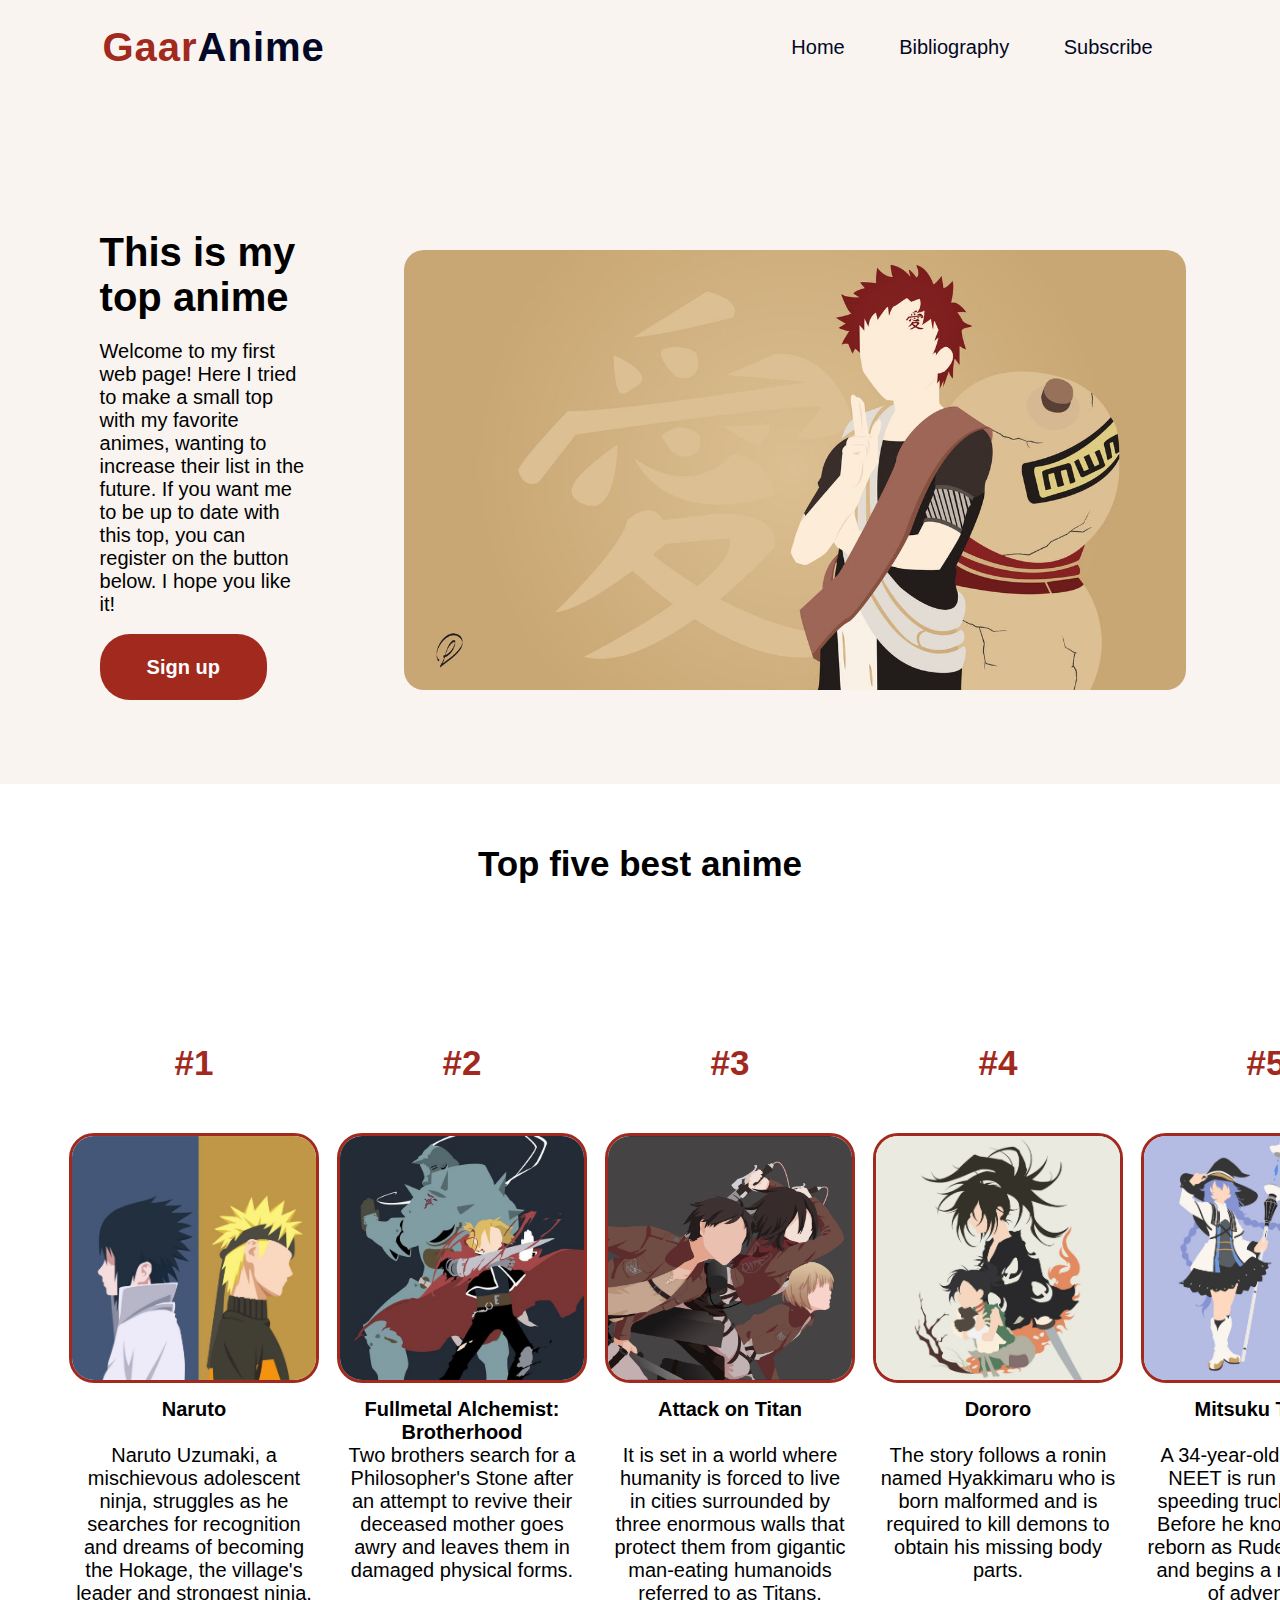
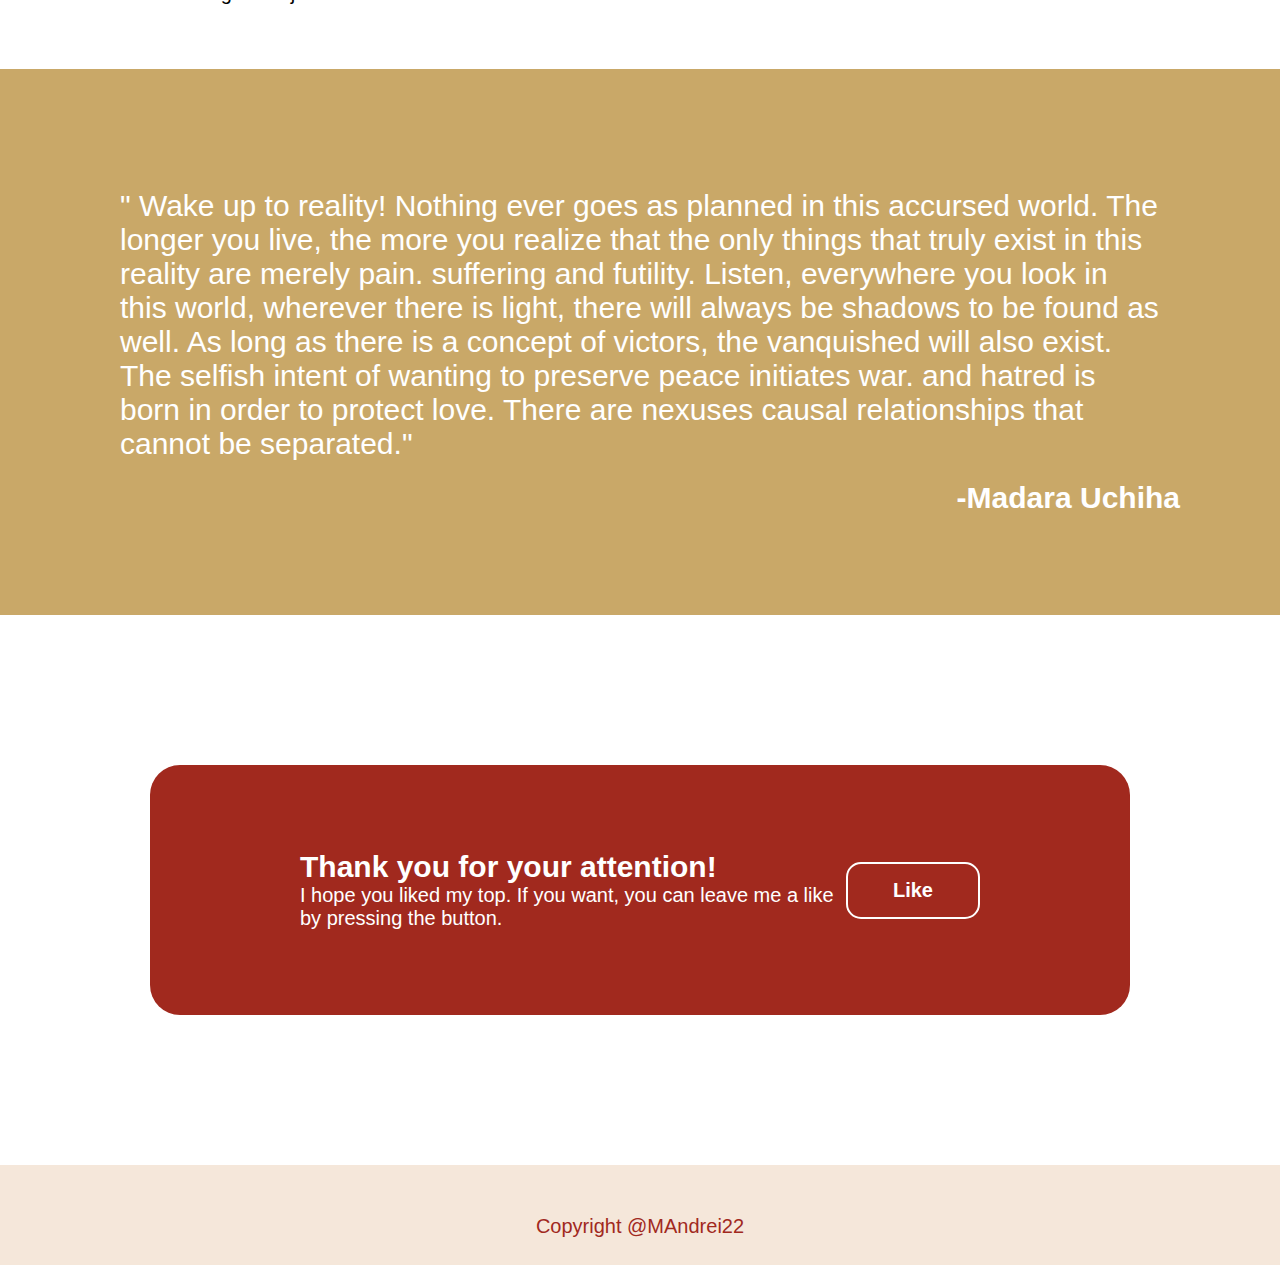
<file: index.html>
<DOCTYPE html>
    <html lang="en">

    <head>
        <meta charset="UTF-8">
        <meta http-equiv="X-UA-Compatible" content="IE=edge">
        <meta name="viewport" content="width=device-width, initial-scale=1.0">
        <title>GaarAnime</title>
        <link rel="stylesheet" href="./style.css">
    </head>

    <body>
        <div class="header">
            <nav>
                <h3 href="./index.html" class="logo"><span>Gaar</span>Anime</h3>
                <ul class="meniu">
                    <li><a href="./index.html">Home</a></li>
                    <li><a href="./Bibliography/Bindex.html">Bibliography</a></li>
                    <li><a href="https://www.youtube.com/watch?v=dQw4w9WgXcQ">Subscribe</a></li>
                </ul>
            </nav>
        </div>
        <div class="hero">
            <div class="herotxt">
                <h2 class="titletext">This is my top anime</h2>
                <p class="presentationtext">Welcome to my first web page! Here I tried to make a small top with my
                    favorite animes, wanting to increase their list in the future. If you want me to be up to date with
                    this top, you can register on the button below. I hope you like it!
                </p>
                <a href="https://www.youtube.com/shorts/2tRo4jVCnIM" class="btn11">Sign up</a>
            </div>
            <img class="firstimage" src="./Image/Gaaraimg.jpg">
        </div>
        <div class="top5">
            <h3>Top five best anime</h3>
            <div class="top">
                <ul class="topul">
                    <li class="topbox">
                        <h3 class="topnr">#1</h3>
                        <a href="https://www.youtube.com/watch?v=QczGoCmX-pI" target="_blank"><img class="topimg"
                                src="./Image/Naruto.jpeg"></a>
                        <p> <strong>Naruto</strong> <br><br>
                            Naruto Uzumaki, a mischievous adolescent ninja, struggles as he searches for recognition and
                            dreams of becoming the Hokage, the village's leader and strongest ninja.
                        </p>
                    </li>
                    <li class="topbox">
                        <h3 class="topnr">#2</h3>
                        <a href="https://www.youtube.com/watch?v=-GoNo0DGroU" target="_blank"><img class="topimg"
                                src="./Image/FMA.jpeg"></a>
                        <p> <strong>Fullmetal Alchemist: Brotherhood</strong> <br>
                            Two brothers search for a Philosopher's Stone after an attempt to revive their deceased
                            mother goes awry and leaves them in damaged physical forms.
                        </p>
                    </li>
                    <li class="topbox">
                        <h3 class="topnr">#3</h3>
                        <a href="https://www.youtube.com/watch?v=bT9csxkth8g" target="_blank"><img class="topimg"
                                src="./Image/AOT.jpeg"> </a>
                        <p><strong>Attack on Titan</strong> <br><br>
                            It is set in a world where humanity is forced to live in cities surrounded by three enormous
                            walls that protect them from gigantic man-eating humanoids referred to as Titans.
                        </p>
                    </li>
                    <li class="topbox">
                        <h3 class="topnr">#4</h3>
                        <a href="https://www.youtube.com/watch?v=DLat_-OyHIs" target="_blank"><img class="topimg"
                                src="./Image/Dororo.jpeg"></a>
                        <p><strong>Dororo</strong> <br><br>
                            The story follows a ronin named Hyakkimaru who is born malformed and is required to kill
                            demons to obtain his missing body parts.
                        </p>
                    </li>
                    <li class="topbox">
                        <h3 class="topnr">#5</h3>
                        <a href="https://www.youtube.com/watch?v=k5VxfJpzy1Q" target="_blank"><img class="topimg"
                                src="./Image/MT.jpeg"></a>
                        <p><strong>Mitsuku Tensei</strong> <br><br>
                            A 34-year-old Japanese NEET is run over by a speeding truck and dies. Before he knows it, he
                            is reborn as Rudeus Greyrat, and begins a new life full of adventure.
                        </p>
                    </li>
                </ul>
            </div>

        </div>
        <div class="vers">
            <p class="verstext">" Wake up to reality! Nothing ever goes as planned in this accursed world. The longer
                you
                live, the more you realize that the only things that truly exist in this reality are merely pain.
                suffering and futility. Listen, everywhere you look in this world, wherever there is light, there will
                always be shadows to be found as well. As long as there is a concept of victors, the vanquished will
                also exist. The selfish intent of wanting to preserve peace initiates war. and hatred is born in order
                to protect love. There are nexuses causal relationships that cannot be separated."</p>
            <p class="versautor"><strong>-Madara Uchiha</strong></p>

        </div>
        <div class="contact">
            <div class="contacttext">
                <p class="contactbold">Thank you for your attention!</p>
                <p class="contacttextsimple">I hope you liked my top. If you want, you can leave me a like by pressing
                    the button.</p>
            </div>
            <a href="https://www.youtube.com/watch?v=dQw4w9WgXcQ" class="btn22">Like</a>
        </div>
        <div class="copyright">
            <p> 
                Copyright @MAndrei22 </p>

        </div>
    </body>

    </html>
</DOCTYPE>
</file>
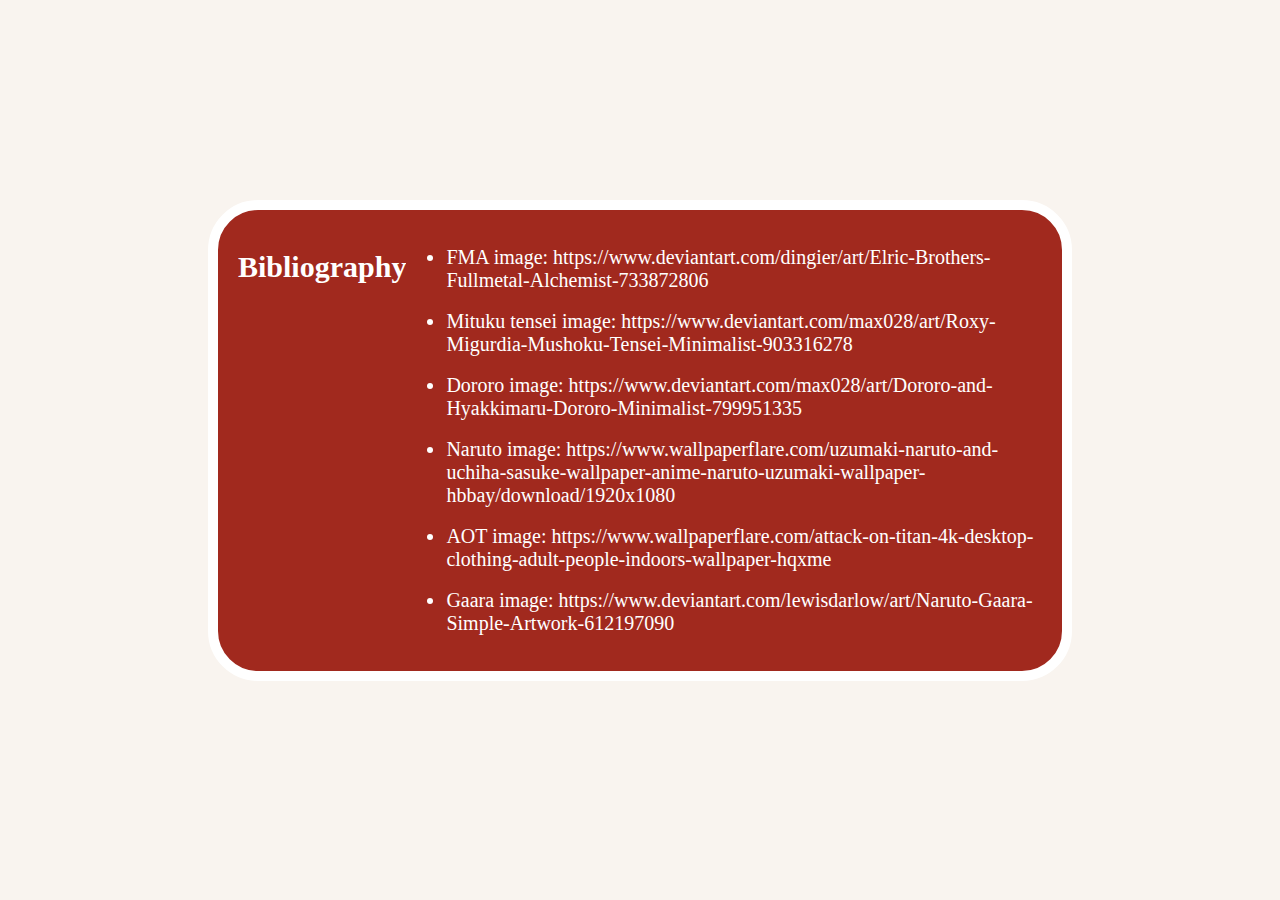
<file: Bibliography/Bindex.html>
<!DOCTYPE html>
<html lang="en">
<head>
    <meta charset="UTF-8">
    <meta http-equiv="X-UA-Compatible" content="IE=edge">
    <meta name="viewport" content="width=device-width, initial-scale=1.0">
    <title>GaarAnime_Bibliography</title>
    <link rel="stylesheet" href="./Bstyle.css">
</head>
<body>
   
    <div>
    <h1>Bibliography</h1>
    
    <ul>
        <li>FMA image: https://www.deviantart.com/dingier/art/Elric-Brothers-Fullmetal-Alchemist-733872806
        </li>
        <br>
        <li>Mituku tensei image:  https://www.deviantart.com/max028/art/Roxy-Migurdia-Mushoku-Tensei-Minimalist-903316278
        </li>
        <br>
        <li>Dororo image:  https://www.deviantart.com/max028/art/Dororo-and-Hyakkimaru-Dororo-Minimalist-799951335
        </li>
        <br>
        <li>Naruto image:  https://www.wallpaperflare.com/uzumaki-naruto-and-uchiha-sasuke-wallpaper-anime-naruto-uzumaki-wallpaper-hbbay/download/1920x1080
        </li>
        <br>
        <li>AOT image:  https://www.wallpaperflare.com/attack-on-titan-4k-desktop-clothing-adult-people-indoors-wallpaper-hqxme
        </li>
        <br>
        <li>Gaara image: https://www.deviantart.com/lewisdarlow/art/Naruto-Gaara-Simple-Artwork-612197090
        </li>
    </ul>
    </div>
</body>
</html>
</file>
<file: style.css>
* {
    padding:0;
    margin: 0;
    font-family: 'Josefin Sans',sans-serif;
    box-sizing: border-box;
  }

.header {
    background-color: #f9f4ef;
    background-size: cover;
    height: 200px;
    width: 100%;
}

nav {
    display: flex;
    align-items: center;
    justify-content: space-between;
    padding-top: 25px;
    padding-left: 8%;
    padding-right: 8%;
}


nav ul li{
    list-style-type: none;
    display: inline-block;
    padding: 10px 25px;
}
nav ul li a {
    color: #020826;
    text-decoration: none;
    font-weight: 500;
    text-transform: capitalize;
    font-size: 20px;

}
nav ul li a:hover {
    color:#a1291e;
    transition: .4s;
}
.logo {
    font-size: 40px;
    letter-spacing: 1px;
    cursor: pointer;
    color: #020826;
    text-transform: capitalize;
}


span{
    color: #a1291e; 
    text-transform: capitalize;
}

span:hover{
    color:#8c7851;
    transition: .4s;
}

.hero {
    background-color:#f9f4ef ;
    display: flex;
    height: auto;
    width: auto;
    padding: 20px;
    justify-content: space-between;
    padding-left: 7%;
    padding-right: 5%;
    padding-bottom: 5%;
}

.herotxt {
    margin: 10px;
    flex-direction: column;
    font-size: 20px;

}

.firstimage {
    height: 500px;
    width: auto;
    padding: 30px;
    border-radius: 50px;
    margin-left: 5%;
}

.titletext {
    margin-bottom: 20px ;
    font-size: 40px;
    
}

.presentationtext {
    margin-bottom: 40px ;
}

.btn11 {
    background-color: #a1291e;
    color: white;
    font-size: 20px;
    text-decoration: none;
    border: 2px solid transparent;
    font-weight: bold;
    padding: 20px 45px;
    border-radius: 30px;
    transition: transform .4s;
}
.btn11:hover { 
    transform: scale(1.2);
}


.top5 {
    height: auto;
    flex-direction: row;
    align-items: center;
    margin: 10px;

    
}
.top {
    margin: 50px;
    
    
}
.top5 h3{
    text-align: center ;
    font-size: 35px;
    padding-top: 50px;
    padding-bottom: 50px;
}



.top ul {
    height: auto;
    width: auto;
    text-align: center;
    border: 10px;
    display: flex;
    
    

}

.topnr {
    font-weight: bolder;
    font-size: 10px;
    color: #a1291e;
}

.top ul li {
    list-style-type: none;
    display: inline-block;
    padding: 4px;
    justify-content: space-between;
    flex-direction: column;
    height:auto;
    align-items: center;
    border-radius: 25px;
    margin: 5px;
    flex: 1;
    text-align: center;
} 

.top ul li p{
    font-size: 20px;
    padding-top: 10px;
    margin: 5px;
    height: auto;
    text-align: center;
    border: 2px;
}

.topimg {
    border: 3px solid #a1291e;
    border-radius: 25px;
    width: 250px;
    height: 250px;
    radius: 20px;
    margin: 0;
    transition: transform .3s;
}

.topimg:hover { 
    transform: scale(.9);
}

.vers {
    height: auto;
    width: auto;
    padding: 100px;
    background-color: #c9a868;
    display: flex;
    flex-direction: column;
    text-align: left;
}

.verstext{
    padding: 20px;
    font-size: 30px;
    color: white;
}

.versautor {
    text-align: right;
    font-size: 30px;
    color: white;
}


.contact {
    height: 250px;
    width: auto;
    display: flex;
    align-items:center ;
    border-radius: 30px;
    margin: 150px;
    justify-content: space-between;
    background-color: #a1291e;
    padding: 50px;
    padding-left: 150;
    padding-right: 150;
}

.contactbold {
    font-size: 30px;
    font-weight: bold;
    color: white;
}

.contacttextsimple {
    font-size: 20px;
    color: white;

}

.btn22 {
    background-color: #a1291e;
    color: white;
    font-size: 20px;
    text-decoration: none;
    border: 2px solid white;
    font-weight: bold;
    padding: 15px 45px;
    border-radius: 15px;
    transition: transform .3s;
}

.btn22:hover { 
    transform: scale(1.1);
}


.copyright{
    height: 100px;
    background-color: #f5e7da;
    text-align: center;
    padding: 50px;
    font-size: 20px;
    color: #a1291e;
}
</file>
<file: Bibliography/Bstyle.css>
*{
    background-color: #f9f4ef;
}

div {
    background-color: #a1291e;
    display: flex;
    text-align: left;
    margin: 200px;
    justify-content: space-between;
    border: 10px solid white;
    padding: 20px;
    border-radius: 50px;
}

div h1{
    background-color: #a1291e;
    color: white;
    font-size: 30px;
}

div ul {
    background-color: #a1291e;
    color: white;

}

div ul li {
    background-color: #a1291e;
    color: white;
    font-size: 20px;

}
</file>
